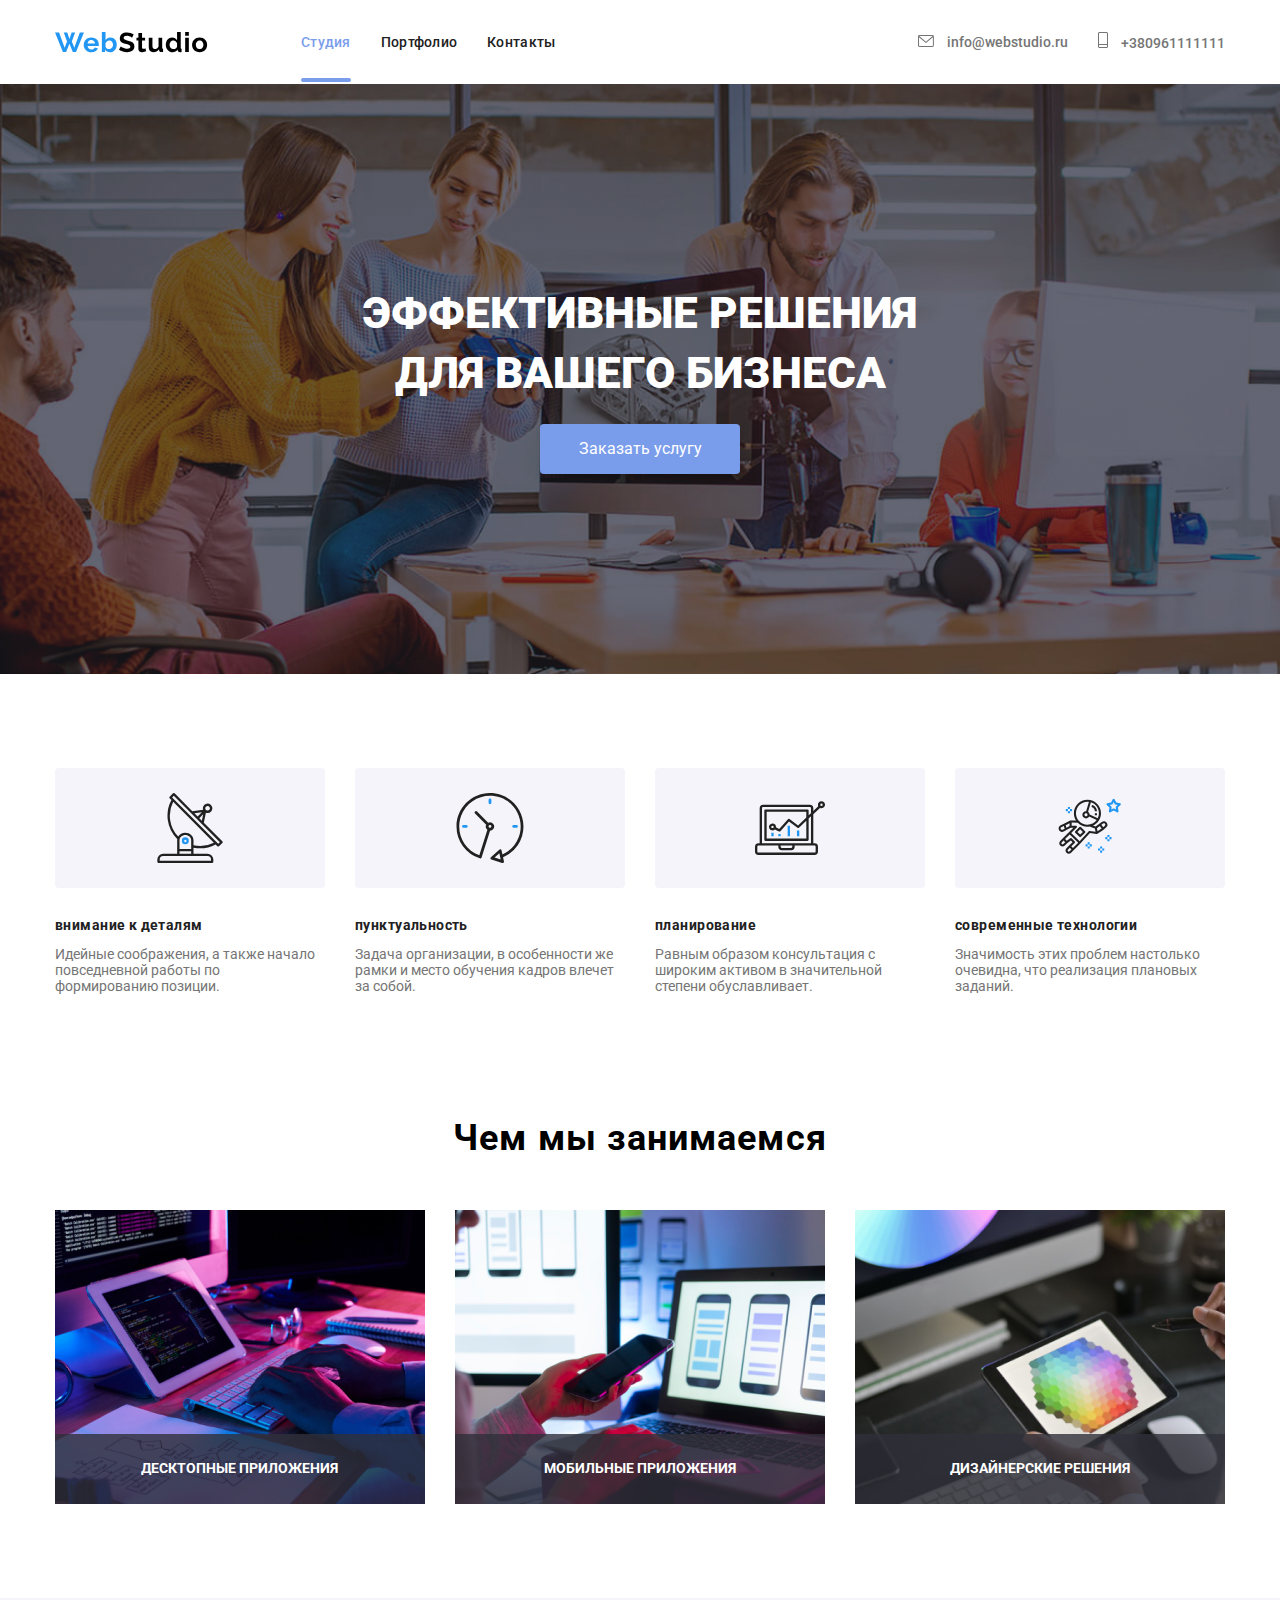
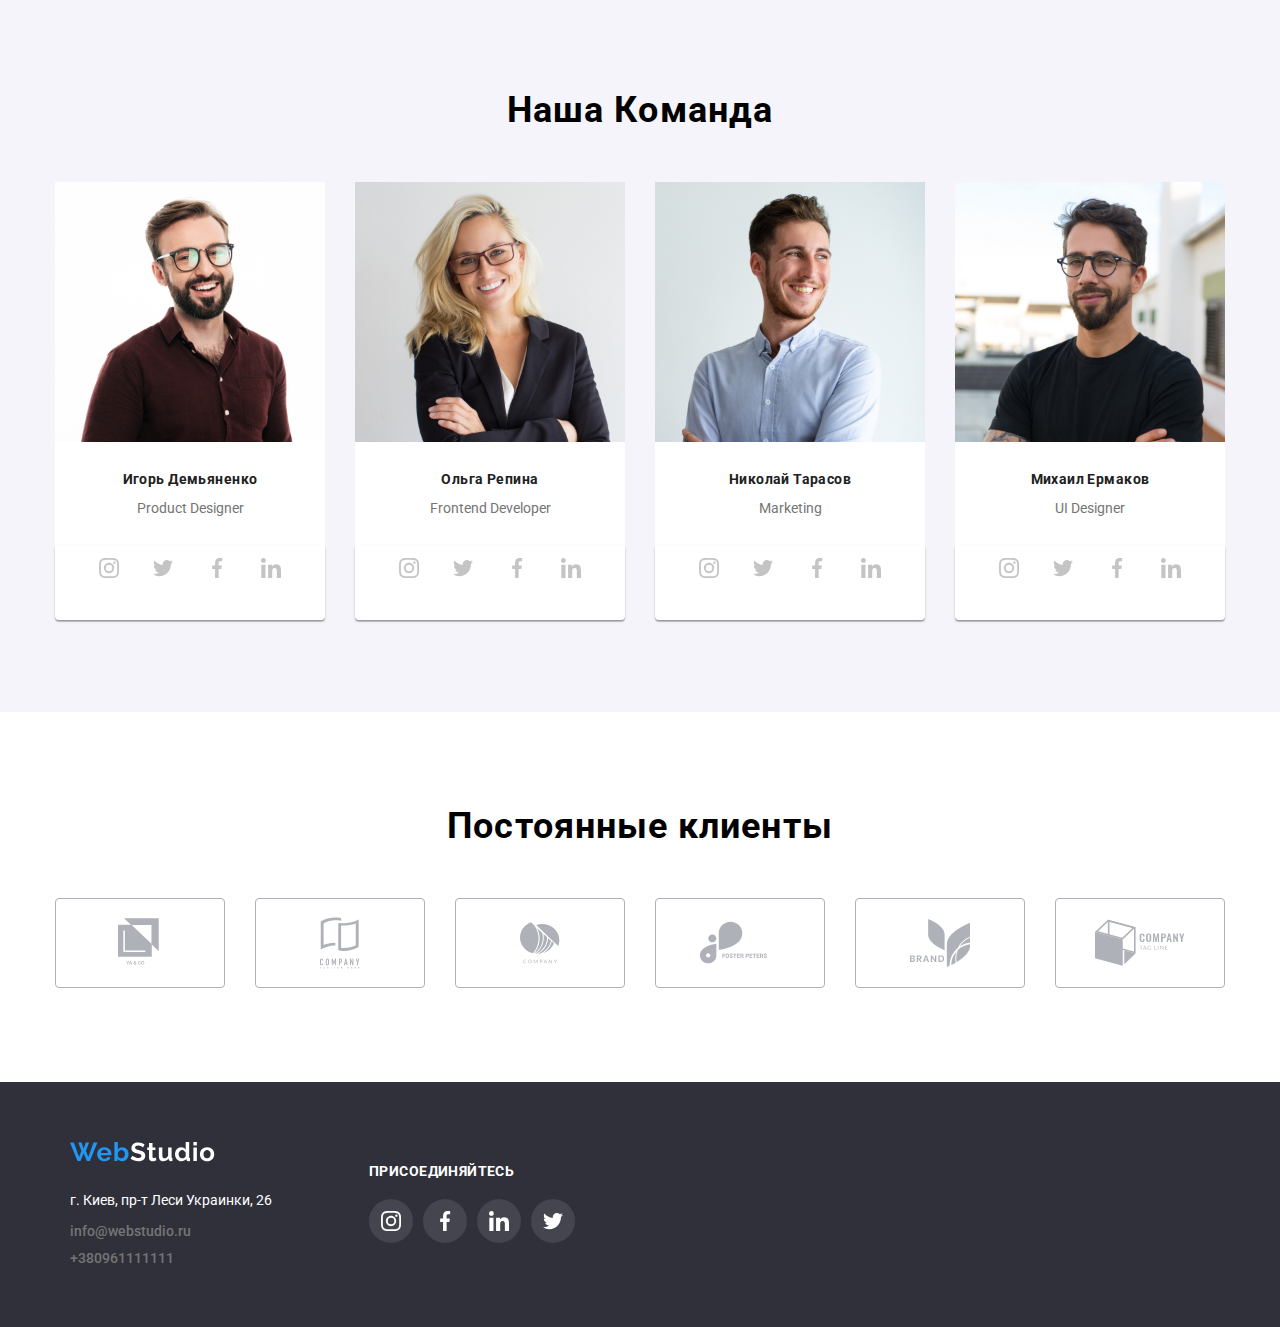
<file: index.html>
<!DOCTYPE html>
<html lang="en">
  <head>
    <meta charset="UTF-8" />
    <meta name="viewport" content="width=device-width, initial-scale=1.0" />
    <link
      rel="stylesheet"
      href="https://cdnjs.cloudflare.com/ajax/libs/modern-normalize/0.7.0/modern-normalize.min.css"
    />
    <link rel="stylesheet" href="./css/style.css" />
    <link
     href="https://fonts.googleapis.com/css2?family=Raleway:wght@700&family=Roboto:wght@400;500;700;900&display=swap"
        rel="stylesheet">
 
    <title>Web Studio</title>
  </head>
  <body>
    <!--Header-->
    <header>
      <div class="container menu-nav">
      <nav class="menu-nav">
        <a class="logo" href=./index.html><img src="./images/WebStudio.svg" width="153" alt="logo" /></a>
        <ul class="navigation main-nav">
          <li class="item"><a class="link current" href=./index.html> Студия</a></li>
          <li class="item"><a class="link" href=./portfolio.html>Портфолио</a></li>
          <li class="item"><a class="link" href="Контакты">Контакты</a></li>
        </ul>
      </nav>
      
      
      <ul class="contacts-nav">
        <li class="item">
          <a class="link-address" href="mailto:info@webstudio.ru"> <svg class="icon-mail icon-envelope">
            <use href="./imagesicon/symbol-defs.svg#icon-envelope"></use>
            </svg> info@webstudio.ru
          </a>
        </li>
        <li class="item">
          <a class="link-address" href="tel:+380961111111">
            <svg class="icon-contacts icon-phone">
              <use href="./imagesicon/symbol-defs.svg#icon-Phone"></use>
            </svg> +380961111111</a>
        </li>
      </ul>
      </div>
      
    </header>
    <!--main content-->
    <main>
    
      <section class="banner">
        <h1 class="hero">ЭФФЕКТИВНЫЕ РЕШЕНИЯ <br> ДЛЯ ВАШЕГО БИЗНЕСА</h1>
      <button type="button" class="button" data-modal-open>Заказать услугу</button>
      </section>

      <!--section1-->
      
      <section class="points top">
      <div class="container">
        <ul class="points-list-upper">
          <li class="itemlist">
            <div class="icon-first">
              <svg class="features">
                <use href="./imagesicon/symbol-defs.svg#icon-antenna"></use>
              </svg>
            </div>
            <h3 class="about-header">внимание к деталям</h3>
            <p>
              Идейные соображения, а также начало повседневной работы по
              формированию позиции.
            </p>
          </li>

          <li class="itemlist">
            <div class="icon-first">
              <svg class="features">
                <use href="./imagesicon/symbol-defs.svg#icon-clock"></use></svg>
                                </div>
            <h3 class="about-header">пунктуальность</h3>
            <p>
              Задача организации, в особенности же рамки и место обучения кадров
              влечет за собой.
            </p>
          </li>

          <li class="itemlist">
            <div class="icon-first">
              <svg class="features">
                <use href="./imagesicon/symbol-defs.svg#icon-diagram"></use>
              </svg>
            </div>
            <h3 class="about-header">планирование</h3>
            <p>
              Равным образом консультация с широким активом в значительной
              степени обуславливает.
            </p>
          </li>

          <li class="itemlist">
            <div class="icon-first">
              <svg class="features">
                <use href="./imagesicon/symbol-defs.svg#icon-astronaut"></use>
              </svg>
            </div>
            <h3 class="about-header">современные технологии</h3>
            <p>
              Значимость этих проблем настолько очевидна, что реализация
              плановых заданий.
            </p>
          </li>
        </ul>
        </div>
      </section>
      
      <!--Section2-->
      
      <section class="points">
        <div class="container">
        <h2 class="section-header">Чем мы занимаемся</h2>
        <ul class="points-list">
          <li class="item-points"> 
            <div class="whattodo">
            <img src="./images/img1.jpg" width="370" alt="box1" />
            <h3 class="title-whattodo">десктопные приложения</h3>
            </div>
          </li>

          <li class="item-points">
            <div class="whattodo">
            <img src="./images/img2.jpg" width="370" alt="box2" />
            <h3 class="title-whattodo">мобильные приложения</h3>
            </div>
          </li>
          <li class="item-points">
            <div class="whattodo"> 
            <img src="./images/img3.jpg" width="370" alt="box3" />
            <h3 class="title-whattodo">дизайнерские решения</h3>
            </div>
          </li>
        </ul>
        </div>
      </section>
      
      <!--Section3-->
      
      <section class="team-section">
        <div class="container">
        <h2 class="section-header">Наша Команда</h2>
        <ul class="team-list">
          <li class="item-points">
            
            <img src="./images/img4.jpg" width="270" alt="card1" />
            <div class="team-name-cards">
            <h3 class="about-header">Игорь Демьяненко</h3>
            <p>Product Designer</p>
            
            <ul class="social-icons team-name">
              <li class="item-points-footer">
                <a href="" class="social-link">
                  <svg class="icon">
                    <use href="./imagesicon/symbol-defs.svg#icon-instagram"></use>
                  </svg>
                </a>
              </li>
              <li class="item-points-footer">
                <a href="" class="social-link">
                  <svg class="icon">
                    <use href="./imagesicon/symbol-defs.svg#icon-twitter"></use>
                  </svg>
                </a>
              </li>
              <li class="item-points-footer">
                <a href="" class="social-link">
                  <svg class="icon">
                    <use href="./imagesicon/symbol-defs.svg#icon-facebook"></use>
                  </svg>
                </a>
              </li>
            
              <li class="item-points-footer">
                <a href="" class="social-link">
                  <svg class="icon">
                    <use href="./imagesicon/symbol-defs.svg#icon-linkedin"></use>
                  </svg>
                </a>
              </li>
            </ul>
            </div>
          </li>

          <li class="item-points">
            <img src="./images/img5.jpg" width="270" alt="card2" />
            <div class="team-name-cards">
            <h3 class="about-header">Ольга Репина</h3>
            <p>Frontend Developer</p>
           
          <ul class="social-icons team-name">
            <li class="item-points-footer">
              <a href="" class="social-link">
                <svg class="icon">
                  <use href="./imagesicon/symbol-defs.svg#icon-instagram"></use>
                </svg>
              </a>
            </li>
            <li class="item-points-footer">
              <a href="" class="social-link">
                <svg class="icon">
                  <use href="./imagesicon/symbol-defs.svg#icon-twitter"></use>
                </svg>
              </a>
            </li>
            <li class="item-points-footer">
              <a href="" class="social-link">
                <svg class="icon">
                  <use href="./imagesicon/symbol-defs.svg#icon-facebook"></use>
                </svg>
              </a>
            </li>
          
            <li class="item-points-footer">
              <a href="" class="social-link">
                <svg class="icon">
                  <use href="./imagesicon/symbol-defs.svg#icon-linkedin"></use>
                </svg>
              </a>
            </li>
          </ul>
          </div>
          </li>

          <li class="item-points">
            <img src="./images/img6.jpg" width="270" alt="card3" />
            <div class="team-name-cards">
            <h3 class="about-header">Николай Тарасов</h3>
            <p>Marketing</p>
           
          <ul class="social-icons team-name">
            <li class="item-points-footer">
              <a href="" class="social-link">
                <svg class="icon">
                  <use href="./imagesicon/symbol-defs.svg#icon-instagram"></use>
                </svg>
              </a>
            </li>
            <li class="item-points-footer">
              <a href="" class="social-link">
                <svg class="icon">
                  <use href="./imagesicon/symbol-defs.svg#icon-twitter"></use>
                </svg>
              </a>
            </li>
            <li class="item-points-footer">
              <a href="" class="social-link">
                <svg class="icon">
                  <use href="./imagesicon/symbol-defs.svg#icon-facebook"></use>
                </svg>
              </a>
            </li>
          
            <li class="item-points-footer">
              <a href="" class="social-link">
                <svg class="icon">
                  <use href="./imagesicon/symbol-defs.svg#icon-linkedin"></use>
                </svg>
              </a>
            </li>
          </ul>
          </div>
          </li>

          <li class="item-points">
            <img src="./images/img7.jpg" width="270" alt="card4" />
            <div class="team-name-cards">
            <h3 class="about-header">Михаил Ермаков</h3>
            <p>UI Designer</p>
            <ul class="social-icons team-name">
              <li class="item-points-footer">
                <a href="" class="social-link">
                  <svg class="icon">
                    <use href="./imagesicon/symbol-defs.svg#icon-instagram"></use>
                  </svg>
                </a>
              </li>
              <li class="item-points-footer">
                <a href="" class="social-link">
                  <svg class="icon">
                    <use href="./imagesicon/symbol-defs.svg#icon-twitter"></use>
                  </svg>
                </a>
              </li>
              <li class="item-points-footer">
                <a href="" class="social-link">
                  <svg class="icon">
                    <use href="./imagesicon/symbol-defs.svg#icon-facebook"></use>
                  </svg>
                </a>
              </li>
            
              <li class="item-points-footer">
                <a href="" class="social-link">
                  <svg class="icon">
                    <use href="./imagesicon/symbol-defs.svg#icon-linkedin"></use>
                  </svg>
                </a>
              </li>
            </ul>
            </div>
          
          </li>
        </ul>
        </div>
      </section>

      <!--section4-->
<section class="clients-section">
  <div class="container">
    <h2 class="section-header">Постоянные клиенты</h2>
    <ul class="clients-card">
      <li class="item-points">
        <a href="" class="clients-link">
          <svg class="logo1">
            <use href="./imagesicon/symbol-defs.svg#icon-logo1"></use>
          </svg>
        </a>
      </li>
      <li class="item-points">
        <a href="" class="clients-link">
          <svg class="logo2">
            <use href="./imagesicon/symbol-defs.svg#icon-logo2"></use>
          </svg>
        </a>
      </li>

      <li class="item-points">
        <a href="" class="clients-link">
          <svg class="logo3">
            <use href="./imagesicon/symbol-defs.svg#icon-logo3"></use>
          </svg>
        </a>
      </li>

      <li class="item-points">
        <a href="" class="clients-link">
          <svg class="logo4">
            <use href="./imagesicon/symbol-defs.svg#icon-logo4"></use>
          </svg>
        </a>
      </li>

      <li class="item-points">
        <a href="" class="clients-link">
          <svg class="logo5">
            <use href="./imagesicon/symbol-defs.svg#icon-logo5"></use>
          </svg>
        </a>
      </li>

      <li class="item-points">
        <a href="" class="clients-link">
          <svg class="logo6">
            <use href="./imagesicon/symbol-defs.svg#icon-logo6"></use>
          </svg>
        </a>
      </li>
</ul>
      
    </main>
      <footer>
      <div class="footer-containers">
      <div class="container">
        
      <a href=./index.html
        ><img src="./images/WebStudiofooter.svg" width="145" alt="logo" />
      </a>

      <br>
      <address class="address">
        <p class="footer-address">
          г. Киев, пр-т Леси Украинки, 26
        </p>
        <a class="link-address" href="mailto:info@webstudio.ru">info@webstudio.ru</a>
        <br> 
        <a class="link-address" href="tel:+380961111111">+380961111111</a>
        </address>
        </div>

        <div class="icon-footer-container">
          <p class="footer-header">присоединяйтесь</p>
          <ul class="footer-icons">
            <li class="item-points-footer">
              <a href="" class="social-link-footer">
                <svg class="icon-footer">
                  <use href="./imagesicon/symbol-defs.svg#icon-instagramfooter"></use>
                </svg>
              </a>
            </li>
            <li class="item-points-footer">
              <a href="" class="social-link-footer">
                <svg class="icon-footer">
                  <use href="./imagesicon/symbol-defs.svg#icon-facebookfooter"></use>
                </svg>
              </a>
            </li>
        
            <li class="item-points-footer">
              <a href="" class="social-link-footer">
                <svg class="icon-footer">
                  <use href="./imagesicon/symbol-defs.svg#icon-linkedinfooter"></use>
                </svg>
              </a>
            </li>
        
            <li class="item-points-footer">
              <a href="" class="social-link-footer">
                <svg class="icon-footer">
                  <use href="./imagesicon/symbol-defs.svg#icon-twitterfooter"></use>
                </svg>
              </a>
            </li>
          </ul>
        </div>
        </div>
      </div>
    </footer>
<div class="backdrop is-hidden" data-modal>
  <div class="modal">
    <button type="button" class="button-close" data-modal-close>
      <svg class="close"><use href="./imagesicon/symbol-defs1.svg#icon-closeblack18dp"></use>
      </svg>
    </button>
  </div>
</div>
    <script src="./js/modal.js"></script>
  </body>
</html>
</file>
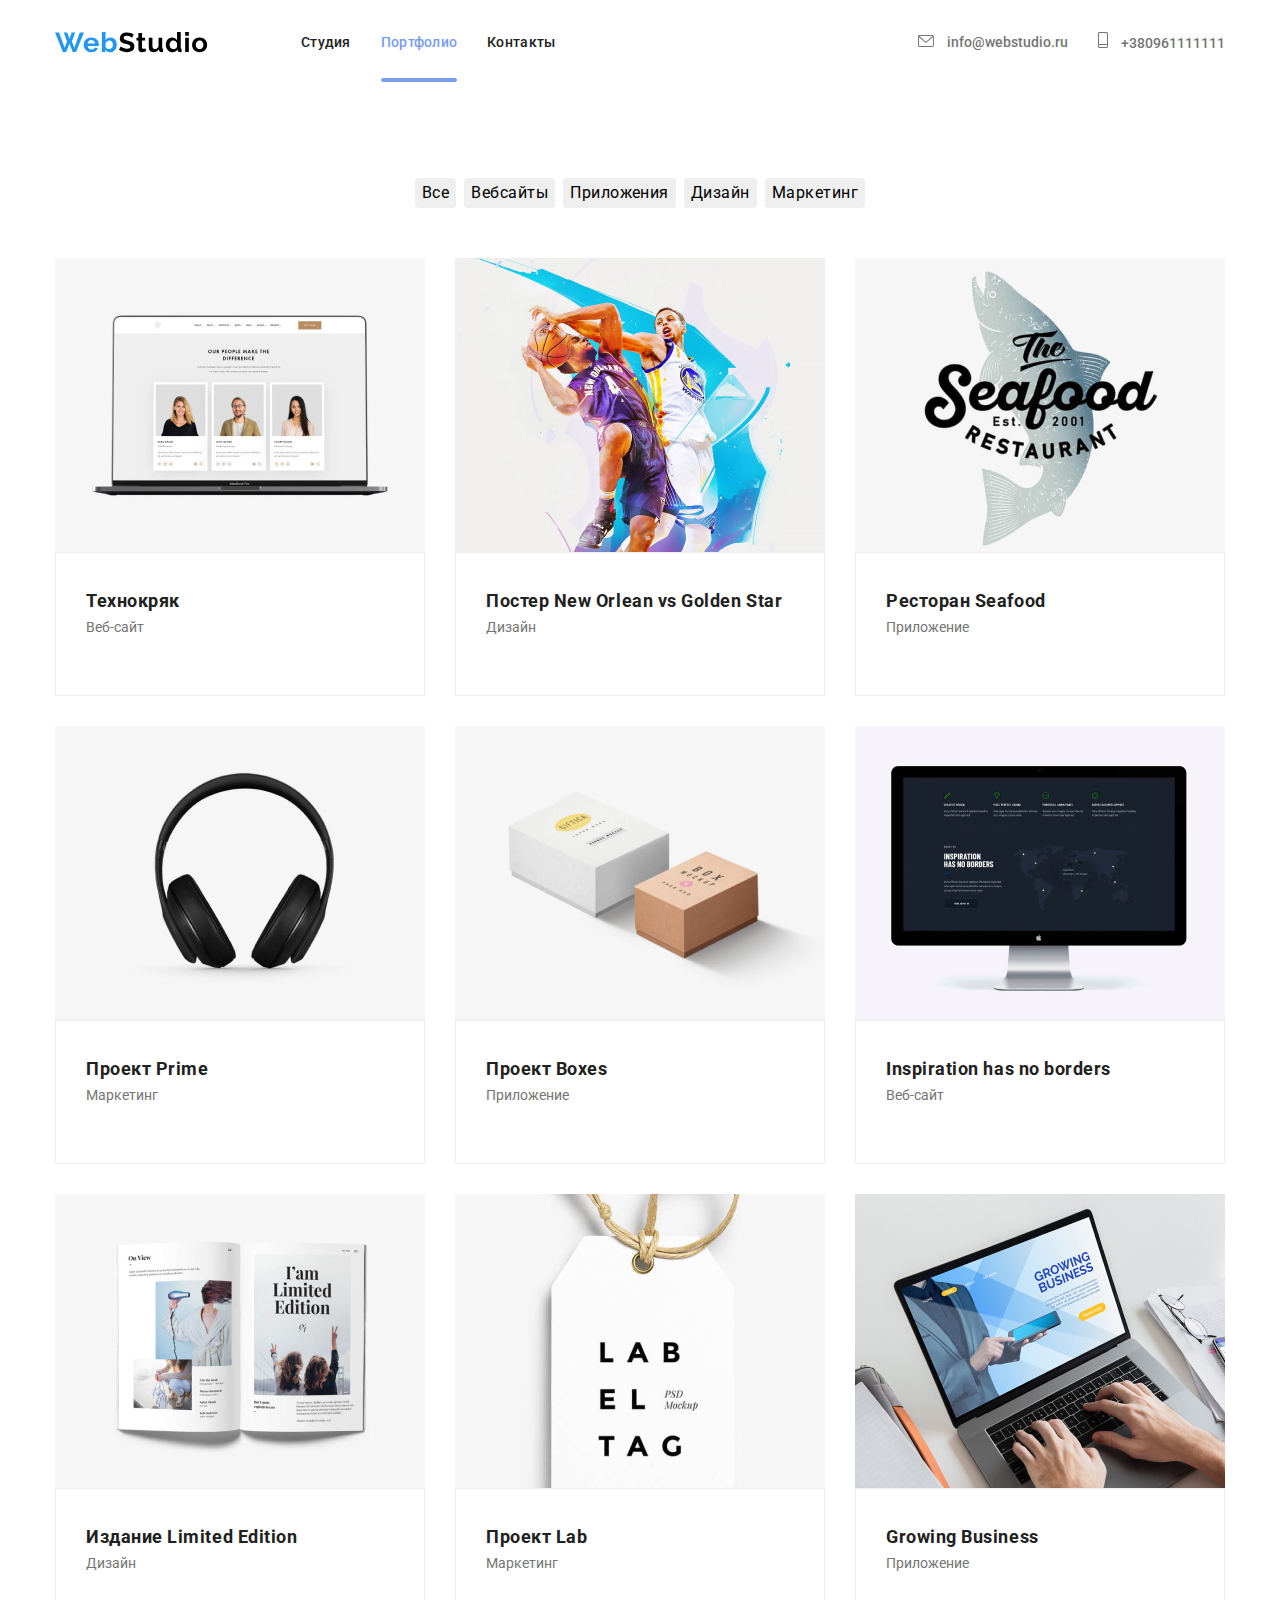
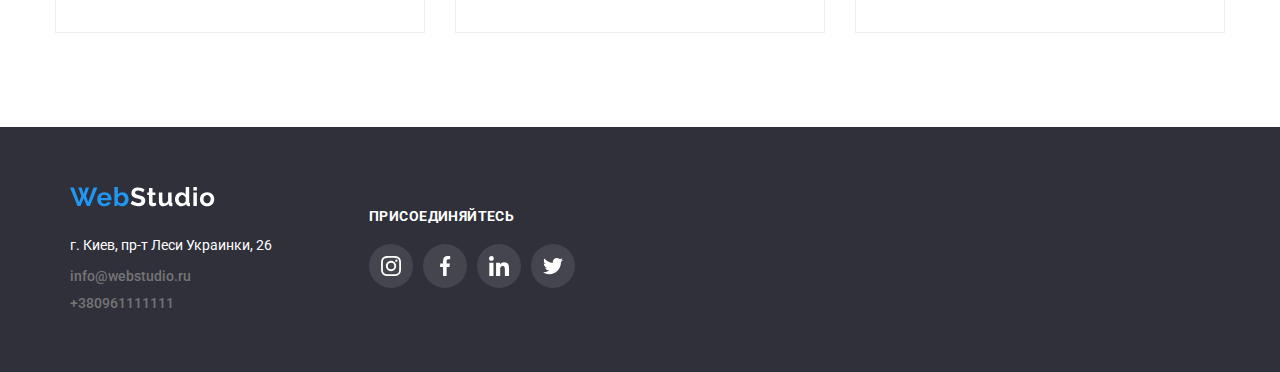
<file: portfolio.html>
<!DOCTYPE html>
<html lang="en">
  <head>
    <meta charset="UTF-8" />
    <meta name="viewport" content="width=device-width, initial-scale=1.0" />
    <link
      rel="stylesheet"
      href="https://cdnjs.cloudflare.com/ajax/libs/modern-normalize/0.7.0/modern-normalize.min.css"
    />
    <link rel="stylesheet" href="./css/style.css" />
    <link
      href="https://fonts.googleapis.com/css2?family=Raleway:wght@700&family=Roboto:wght@400;500;700;900&display=swap"
        rel="stylesheet">
   
    <title>Portfolio</title>
  </head>
  <body>
    <!--Header-->
    <header>
      <div class="container menu-nav">
        <nav class="menu-nav">
          <a class="logo" href=./index.html><img src="./images/WebStudio.svg" width="153" alt="logo" /></a>
          <ul class="navigation main-nav">
            <li class="item"><a class="link" href=./index.html> Студия</a></li>
            <li class="item"><a class="link current" href=./portfolio.html>Портфолио</a></li>
            <li class="item"><a class="link" href="Контакты">Контакты</a></li>
          </ul>
        </nav>
      
      
        <ul class="contacts-nav">
          <li class="item">
            <a class="link-address" href="mailto:info@webstudio.ru"> <svg class="icon-mail icon-envelope">
                <use href="./imagesicon/symbol-defs.svg#icon-envelope"></use>
              </svg> info@webstudio.ru
            </a>
          </li>
          <li class="item">
            <a class="link-address" href="tel:+380961111111">
              <svg class="icon-contacts icon-phone">
                <use href="./imagesicon/symbol-defs.svg#icon-Phone"></use>
              </svg> +380961111111</a>
          </li>
        </ul>
      </div>
    </header>
    <!--main content-->
    <main>
      <!--section1-->
      
      <section class="portfolio-page"> 
      <div class="container">
        <ul class="portfolio-button">
          <li class="item-button">
            <button class="button-portfolio">Все</button>
          </li>
          <li class="item-button">
            <button class="button-portfolio">Вебсайты</button>
          </li>
          <li class="item-button">
            <button class="button-portfolio">Приложения</button>
          </li>
          <li class="item-button">
            <button class="button-portfolio">Дизайн</button>
          </li>
          <li class="item-button">
            <button class="button-portfolio">Маркетинг</button>
          </li>
        </ul>
        
      
        <ul class="portfolio-list">
          <li class="item-button-portfolio">
            <div class="cardcontainer">
            <a class="portfolio-link" href=""
              ><img src="./images/img8.jpg" width="370" alt="card1"
            />
            <p class="cardtext">Технокряк это современная площадка распространения коронавируса. Компании используют
            эту платформу для цифрового шпионажа и атак на защищённые сервера конкурентов.</p>
            </div>
            <div class="portfolio-name">
            <h2 class="portfolio-header">Технокряк</h2>
            <p>Веб-сайт</p></a>
            </div>
          </li>

          <li class="item-button-portfolio">
            <div class="cardcontainer">
            <a class="portfolio-link" href=""
              ><img src="./images/img9.jpg" width="370" alt="card2"
            />
            <p class="cardtext">Технокряк это современная площадка распространения коронавируса. Компании используют
              эту платформу для цифрового шпионажа и атак на защищённые сервера конкурентов.</p>
            </div>
          <div class="portfolio-name">
            <h2 class="portfolio-header">Постер New Orlean vs Golden Star</h2>
            <p>Дизайн</p></a>
            </div>
          </li>

          <li class="item-button-portfolio">
            <div class="cardcontainer">
            <a class="portfolio-link" href=""
              ><img src="./images/img10.jpg" width="370" alt="card3"
            />
            <p class="cardtext">Технокряк это современная площадка распространения коронавируса. Компании используют
              эту платформу для цифрового шпионажа и атак на защищённые сервера конкурентов.</p>
            </div>
          <div class="portfolio-name">
            <h2 class="portfolio-header">Ресторан Seafood</h2>
            <p>Приложение</p></a>
            </div>
          </li>

          <li class="item-button-portfolio">
            <div class="cardcontainer">
            <a class="portfolio-link" href=""
              ><img src="./images/img11.jpg" width="370" alt="card4"
            />
            <p class="cardtext">Технокряк это современная площадка распространения коронавируса. Компании используют
              эту платформу для цифрового шпионажа и атак на защищённые сервера конкурентов.</p>
            </div>
            <div class="portfolio-name">
            <h2 class="portfolio-header">Проект Prime</h2>
            <p>Маркетинг</p></a>
            </div>
          </li>
          <li class="item-button-portfolio"> 
            <div class="cardcontainer">
            <a class="portfolio-link" href=""
              ><img src="./images/img12.jpg" width="370" alt="card5"
            />
            <p class="cardtext">Технокряк это современная площадка распространения коронавируса. Компании используют
              эту платформу для цифрового шпионажа и атак на защищённые сервера конкурентов.</p>
            </div>
            <div class="portfolio-name">
            <h2 class="portfolio-header">Проект Boxes</h2>
            <p>Приложение</p></a>
            </div>
          </li>
          <li class="item-button-portfolio">
            <div class="cardcontainer">
            <a class="portfolio-link" href=""
              ><img src="./images/img13.jpg" width="370" alt="card6"
            />
            <p class="cardtext">Технокряк это современная площадка распространения коронавируса. Компании используют
              эту платформу для цифрового шпионажа и атак на защищённые сервера конкурентов.</p>
            </div>
            <div class="portfolio-name">
            <h2 class="portfolio-header">Inspiration has no borders</h2>
            <p>Веб-сайт</p></a>
            </div>
          </li>
          <li class="item-button-portfolio">
            <div class="cardcontainer">
            <a class="portfolio-link" href=""
              ><img src="./images/img14.jpg" width="370" alt="card7"
            />
            <p class="cardtext">Технокряк это современная площадка распространения коронавируса. Компании используют
              эту платформу для цифрового шпионажа и атак на защищённые сервера конкурентов.</p>
              </div>
            <div class="portfolio-name">
            <h2 class="portfolio-header">Издание Limited Edition</h2>
            <p>Дизайн</p></a>
            </div>
          </li>
          <li class="item-button-portfolio">
            <div class="cardcontainer">
            <a class="portfolio-link" href=""
              ><img src="./images/img15.jpg" width="370" alt="card8"
            />
            <p class="cardtext">Технокряк это современная площадка распространения коронавируса. Компании используют
              эту платформу для цифрового шпионажа и атак на защищённые сервера конкурентов.</p>
            </div>
            <div class="portfolio-name">
            <h2 class="portfolio-header">Проект Lab</h2>
            <p>Маркетинг</p></a>
            </div>
          </li>
          <li class="item-button-portfolio"> 
            <div class="cardcontainer">
            <a class="portfolio-link" href=""
              ><img src="./images/img16.jpg" width="370" alt="card9"
            />
            <p class="cardtext">Технокряк это современная площадка распространения коронавируса. Компании используют
              эту платформу для цифрового шпионажа и атак на защищённые сервера конкурентов.</p>
             </div>
            <div class="portfolio-name">
            <h2 class="portfolio-header">Growing Business</h2>
            <p>Приложение</p></a>
            </div>
          </li>
        </ul>
      </div>
      </section>
      
    
    </main>
    <footer>
      <div class="footer-containers">
        <div class="container">
      
          <a href=./index.html><img src="./images/WebStudiofooter.svg" width="145" alt="logo" />
          </a>
      
          <br>
          <address>
            <p class="footer-address">
              г. Киев, пр-т Леси Украинки, 26
            </p>
            <a class="link-address" href="mailto:info@webstudio.ru">info@webstudio.ru</a>
            <br>
            <a class="link-address" href="tel:+380961111111">+380961111111</a>
          </address>
        </div>
      
        <div class="icon-footer-container">
          <h4 class="footer-header">присоединяйтесь</h4>
          <ul class="footer-icons">
            <li class="item-points-footer">
              <a href="" class="social-link-footer">
                <svg class="icon-footer">
                  <use href="./imagesicon/symbol-defs.svg#icon-instagramfooter"></use>
                </svg>
              </a>
            </li>
            <li class="item-points-footer">
              <a href="" class="social-link-footer">
                <svg class="icon-footer">
                  <use href="./imagesicon/symbol-defs.svg#icon-facebookfooter"></use>
                </svg>
              </a>
            </li>
      
            <li class="item-points-footer">
              <a href="" class="social-link-footer">
                <svg class="icon-footer">
                  <use href="./imagesicon/symbol-defs.svg#icon-linkedinfooter"></use>
                </svg>
              </a>
            </li>
      
            <li class="item-points-footer">
              <a href="" class="social-link-footer">
                <svg class="icon-footer">
                  <use href="./imagesicon/symbol-defs.svg#icon-twitterfooter"></use>
                </svg>
              </a>
            </li>
          </ul>
        </div>
      </div>
      </div>
  </body>
</html>
</file>
<file: css/style.css>
:root {
  --black-color: #212121;
  --white-color: #ffffff;
  --blue-color: #7a9deb;
  --grey-color: #757575;
  --dark-color: #2f303a;
  --background-color: #e5e5e5;
  --secondbackground-color: #f5f4fa;
  --lightgrey-color: #afb1b8;
  --beige-color: #f5f4fa;
  --superlightgrey-color: #c4c4c4;
}

header {
  background-color: var(--white-color);
}
.navigation .link {
  color: var(--black-color);
  font-size: 14px;
  line-height: 1.14;
  font-weight: 500;
  letter-spacing: 0.02em;
  text-decoration: none;
  padding-bottom: 32px;
  transition: color 250ms cubic-bezier(0.4, 0, 0.2, 1);
}

.item:not(:last-child) {
  margin-right: 30px;
}
.item {
  display: block;
  padding-top: 32px;
  padding-bottom: 32px;
}

.itemlist {
  display: block;
}

.itemlist:not(:last-child) {
  margin-right: 30px;
}

.link.current {
  color: var(--blue-color);
}

.link:hover,
.link:focus,
.link-address:hover,
.link-address:focus {
  color: var(--blue-color);
}

.link.current::before {
  position: absolute;
  left: 0;
  bottom: 0px;
  content: '';
  display: block;
  width: 100%;
  height: 4px;
  background-color: var(--blue-color);
  border-radius: 2px;
}

.link.current {
  position: relative;
  color: var(--blue-color);
}

.link-address {
  color: var(--grey-color);
  font-weight: 500;
  font-size: 14px;
  line-height: 1.14;
  text-decoration: none;
  font-style: normal;
  display: inline-block;
  transition: color 250ms cubic-bezier(0.4, 0, 0.2, 1);
}

.link-address:not(:last-child) {
  margin-top: 0;
  margin-bottom: 9px;
}

.banner {
  background-color: var(--dark-color);
  text-align: center;
  padding-top: 200px;
  padding-bottom: 200px;
  background-image: linear-gradient(
      to right,
      rgba(47, 48, 58, 0.4),
      rgba(47, 48, 58, 0.4)
    ),
    url(../imagesicon/imgbackground.jpg);
  max-width: 1600px;
  margin-right: auto;
  margin-left: auto;
  background-repeat: no-repeat;
  background-position: center;
  background-size: cover;
}

.hero {
  font-weight: 900;
  font-size: 44px;
  line-height: 1.36;
  color: var(--white-color);
  margin-bottom: 20px;
  margin-top: 0;
}

.button {
  font-size: 16px;
  height: 30px;
  color: var(--white-color);
  background-color: var(--blue-color);
  border-radius: 4px;
  box-shadow: 0px 4px 4px rgba(0, 0, 0, 0.15);
  border: 1px solid transparent;
  padding: 0 32px 0 32px;
  transition: box-shadow 250ms cubic-bezier(0.4, 0, 0.2, 1),
    background-color 250ms cubic-bezier(0.4, 0, 0.2, 1),
    color 250ms cubic-bezier(0.4, 0, 0.2, 1);
  cursor: pointer;
  padding: 10px 32px;
  min-width: 200px;
  min-height: 50px;
}

.button:hover,
.button:focus {
  box-shadow: 0px 3px 1px rgba(0, 0, 0, 0.1), 0px 1px 2px rgba(0, 0, 0, 0.08),
    0px 2px 2px rgba(0, 0, 0, 0.12);
  background-color: #21a8f3;
  color: var(--white-color);
}

.button-portfolio {
  font-weight: 400;
  font-size: 16px;
  line-height: 1.62;
  text-align: center;
  letter-spacing: 0.03em;
  border-radius: 4px;
  border: 1px solid transparent;
  transition: box-shadow 250ms cubic-bezier(0.4, 0, 0.2, 1),
    background-color 250ms cubic-bezier(0.4, 0, 0.2, 1),
    color 250ms cubic-bezier(0.4, 0, 0.2, 1);
}

.button-portfolio:hover,
.button-portfolio:focus {
  background-color: var(--blue-color);
  color: var(--white-color);
}

.about-header {
  font-weight: 700;
  font-size: 14px;
  line-height: 1.14;
  letter-spacing: 0.03em;
  color: var(--black-color);
  margin-top: 0;
  margin-bottom: 12px;
}

.team-name {
  text-align: center;

  background: #ffffff;
}

.team-name-cards {
  text-align: center;
  padding-top: 30px;

  background: #ffffff;
}

.portfolio-name {
  padding: 30px;
  border: 1px solid #eeeeee;
}

.section-header {
  font-weight: 700;
  font-size: 36px;
  line-height: 1.16;
  text-align: center;
  letter-spacing: 0.03em;

  margin: 0;
}

.portfolio-header {
  font-weight: 700;
  font-size: 18px;
  line-height: 0.88;
  letter-spacing: 0.03em;
  line-height: 36px;
  color: var(--black-color);
  margin: 0;
}
.portfolio-link {
  text-decoration: none;
}

body {
  font-family: Roboto, sans-serif;
}

ul {
  list-style: none;
  margin: 0;
  padding: 0;
}
p {
  color: var(--grey-color);
  font-size: 14px;
  margin-top: 0;
  margin-bottom: 30px;
}

img {
  display: block;
  max-width: 100%;
  height: auto;
}

.team-section {
  background-color: var(--secondbackground-color);
  padding-bottom: 92px;
  padding-top: 92px;
}

footer {
  background-color: var(--dark-color);
  padding-top: 60px;
  padding-bottom: 60px;
}
.footer-address {
  color: var(--white-color);
  font-size: 14px;
  line-height: 1.71;
  text-decoration: none;
  font-style: normal;
  margin-top: 9px;
  margin-bottom: 9px;
}
.container {
  margin-left: auto;
  margin-right: auto;
  padding-left: 15px;
  padding-right: 15px;
  width: 1200px;
}
.menu-nav {
  display: flex;
  align-items: center;
}

.main-nav {
  display: flex;
  align-items: center;
}
.logo {
  margin-right: 93px;
}

.contacts-nav {
  display: flex;

  align-items: center;
  margin-left: auto;
}
.points {
  padding-bottom: 94px;
  margin: 0;
}

.top {
  padding-top: 94px;
}

.points-list {
  display: flex;
  margin-top: 50px;
}

.points-list-upper {
  display: flex;
}

.team-list {
  display: flex;
  margin-top: 50px;
}

.item-points:not(:last-child) {
  margin-right: 30px;
}
.portfolio-page {
  padding-top: 94px;
  padding-bottom: 94px;
}
.portfolio-button {
  display: flex;
  justify-content: center;
  margin-bottom: 50px;
  margin-top: 0;
}
.item-button + .item-button {
  margin-left: 8px;
}

.item-button-portfolio {
  margin-right: 30px;
  margin-bottom: 30px;
}

.portfolio-link:hover,
.portfolio-link:focus {
  box-shadow: 0px 1px 1px rgba(0, 0, 0, 0.12), 0px 4px 4px rgba(0, 0, 0, 0.16),
    1px 6px 6px rgba(0, 0, 0, 0.25);
  border-radius: 4px;
}

.item-button-portfolio:nth-child(3n) {
  margin-right: 0;
}

.item-button-portfolio:nth-child(n + 7) {
  margin-bottom: 0px;
}

.portfolio-list {
  display: flex;
  flex-wrap: wrap;
  margin: 0;
  padding: 0;
}
.points-list .item {
  width: calc((100% - 90px) / 4);
}
.points-list .item-points {
  width: calc((100% - 60px) / 3);
}
.team-list .item-points {
  width: calc((100% - 90px) / 4);
}
.portfolio-list .item-button-portfolio {
  width: calc((100% - 60px) / 3);
}

.icon-contacts {
  display: inline-block;
  margin-right: 10px;
  background-size: contain;
  background-position: center;
  fill: currentColor;
}

.icon-phone {
  width: 10px;
  height: 16px;
}

.icon-mail {
  width: 16px;
  height: 12px;
}
.icon-envelope {
  display: inline-block;
  margin-right: 10px;
  fill: currentColor;
}
.features {
  width: 70px;
  height: 70px;
}
.icon-first {
  display: flex;
  height: 120px;
  width: 270px;
  margin-bottom: 30px;
  border-radius: 4px;
  justify-content: center;
  align-items: center;
  background-color: var(--beige-color);
}
.icon {
  width: 20px;
  height: 20px;
}

.social-icons {
  display: flex;
  justify-content: center;
  margin-right: auto;
  margin-left: auto;
  padding-bottom: 30px;
  box-shadow: 0px 1px 3px rgba(0, 0, 0, 0.12), 0px 1px 1px rgba(0, 0, 0, 0.14),
    0px 2px 1px rgba(0, 0, 0, 0.2);
  border-radius: 0px 0px 4px 4px;
}
.social-link {
  display: flex;
  justify-content: center;
  align-items: center;
  width: 44px;
  height: 44px;
  color: var(--superlightgrey-color);
  transition: color 250ms cubic-bezier(0.4, 0, 0.2, 1),
    background-color 250ms cubic-bezier(0.4, 0, 0.2, 1),
    border-radius 250ms cubic-bezier(0.4, 0, 0.2, 1);
}
.social-link:hover,
.social-link:focus {
  border-radius: 50%;
  background-color: var(--blue-color);
  color: var(--white-color);
}

.icon {
  fill: currentColor;
}

.clients-section {
  padding-top: 94px;
  padding-bottom: 94px;
}
.clients-card {
  display: flex;
  margin-top: 50px;
}
.clients-card .item-points {
  width: calc((100% - 150px) / 6);
}

.logo1 {
  width: 45px;
  max-height: 90px;
  fill: currentColor;
}

.logo2,
.logo3 {
  width: 40px;
  max-height: 90px;
  fill: currentColor;
}

.logo4 {
  width: 80px;
  max-height: 90px;
  fill: currentColor;
}

.logo5 {
  width: 60px;
  max-height: 90px;
  fill: currentColor;
}

.logo6 {
  width: 90px;
  max-height: 90px;
  fill: currentColor;
}

.clients-link {
  display: flex;
  width: 170px;
  height: 90px;
  padding: 0;
  border-width: 1px;
  border-style: solid;
  border-color: var(--lightgrey-color);
  border-radius: 4px;
  justify-content: center;
  align-items: center;

  color: var(--lightgrey-color);
  transition: border-color 250ms cubic-bezier(0.4, 0, 0.2, 1),
    color 250ms cubic-bezier(0.4, 0, 0.2, 1);
}
.clients-link:hover,
.clients-link:focus {
  color: var(--blue-color);
  border-color: var(--blue-color);
}

.icon-footer-container {
  min-width: 206px;
  margin-right: 650px;
}

.address {
  margin-right: 70px;
}

.footer-header {
  font-weight: 700;
  font-size: 14px;
  line-height: 16px;
  letter-spacing: 0.03em;
  text-transform: uppercase;
  color: var(--white-color);
  margin-bottom: 20px;
}

.footer-icons {
  display: flex;
}

.item-points-footer:not(:last-child) {
  margin-right: 10px;
}

.icon-footer {
  width: 20px;
  height: 20px;
  fill: var(--white-color);
}

.social-link-footer {
  display: flex;
  justify-content: center;
  align-items: center;
  width: 44px;
  height: 44px;
  background-color: rgba(255, 255, 255, 0.1);
  border-radius: 50%;
  transition: background-color 250ms cubic-bezier(0.4, 0, 0.2, 1);
}
.social-link-footer:hover,
.social-link-footer:focus {
  background-color: var(--blue-color);
}
.footer-containers {
  display: flex;
  margin-left: auto;
  margin-right: auto;
  padding-left: 15px;
  padding-right: 15px;
  width: 1200px;
  align-items: baseline;
}

.title-whattodo {
  position: absolute;
  display: flex;
  bottom: 0;
  left: 0;
  width: 100%;
  height: 70px;

  margin: 0;

  font-weight: 700;
  font-size: 14px;
  line-height: 1.14;
  text-transform: uppercase;
  align-items: center;
  justify-content: center;
  background-color: rgba(47, 48, 58, 0.8);
  color: var(--white-color);
}

.whattodo {
  position: relative;
}
.cardtext {
  position: absolute;
  display: flex;
  bottom: 0;
  left: 0;
  width: 100%;
  height: 100%;

  transform: translateY(100%);
  transition: transform 250ms cubic-bezier(0.4, 0, 0.2, 1);

  margin: 0;
  padding: 0 24px;

  font-weight: 400;
  font-size: 18px;
  line-height: 1.55;

  justify-content: center;
  align-items: center;

  background-color: rgba(33, 150, 243, 0.9);
  color: var(--white-color);
}

.cardcontainer {
  position: relative;
  overflow: hidden;
}

.item-button-portfolio .portfolio-link:hover .cardtext {
  transform: translateY(0);
}

.item-buttom-portfolio {
  border-top-right-radius: 5px;
  border-top-left-radius: 5px;
  overflow: hidden;

  transition: box-shadow 250ms cubic-bezier(0.4, 0, 0.2, 1),
    border-radius 250ms cubic-bezier(0.4, 0, 0.2, 1);
}

.backdrop {
  position: fixed;
  top: 0;
  left: 0;
  width: 100%;
  height: 100%;

  background-color: rgba(0, 0, 0, 0.2);

  opacity: 1;

  transition: opacity 250ms cubic-bezier(0.4, 0, 0.2, 1);
}

.backdrop.is-hidden {
  opacity: 0;
  pointer-events: none;
}

.backdrop.is-hidden .modal {
  transform: translate(-50%, -50%) scale(1.1);
}

.modal {
  position: absolute;
  top: 50%;
  left: 50%;
  width: 528px;
  height: 581px;

  box-shadow: 0px 1px 3px rgba(0, 0, 0, 0.12), 0px 1px 1px rgba(0, 0, 0, 0.14),
    0px 2px 1px rgba(0, 0, 0, 0.2);
  border-radius: 4px;

  background-color: var(--white-color);

  opacity: 1;
  transform: translate(-50%, -50%) scale(1);
  transition: transform 250ms cubic-bezier(0.4, 0, 0.2, 1),
    opacity 250ms cubic-bezier(0.4, 0, 0.2, 1);
}

.button-close {
  position: absolute;
  display: inline-flex;
  top: 8px;
  right: 8px;
  width: 30px;
  height: 30px;

  margin: 0;
  padding: 0;

  border: 1px solid rgba(0, 0, 0, 0.1);
  border-radius: 50%;

  justify-content: center;
  align-items: center;

  background-color: var(--white-color);
  color: var(--black-color);

  cursor: pointer;
}

.close {
  width: 15px;
  height: 15px;

  fill: currentColor;
}
</file>
